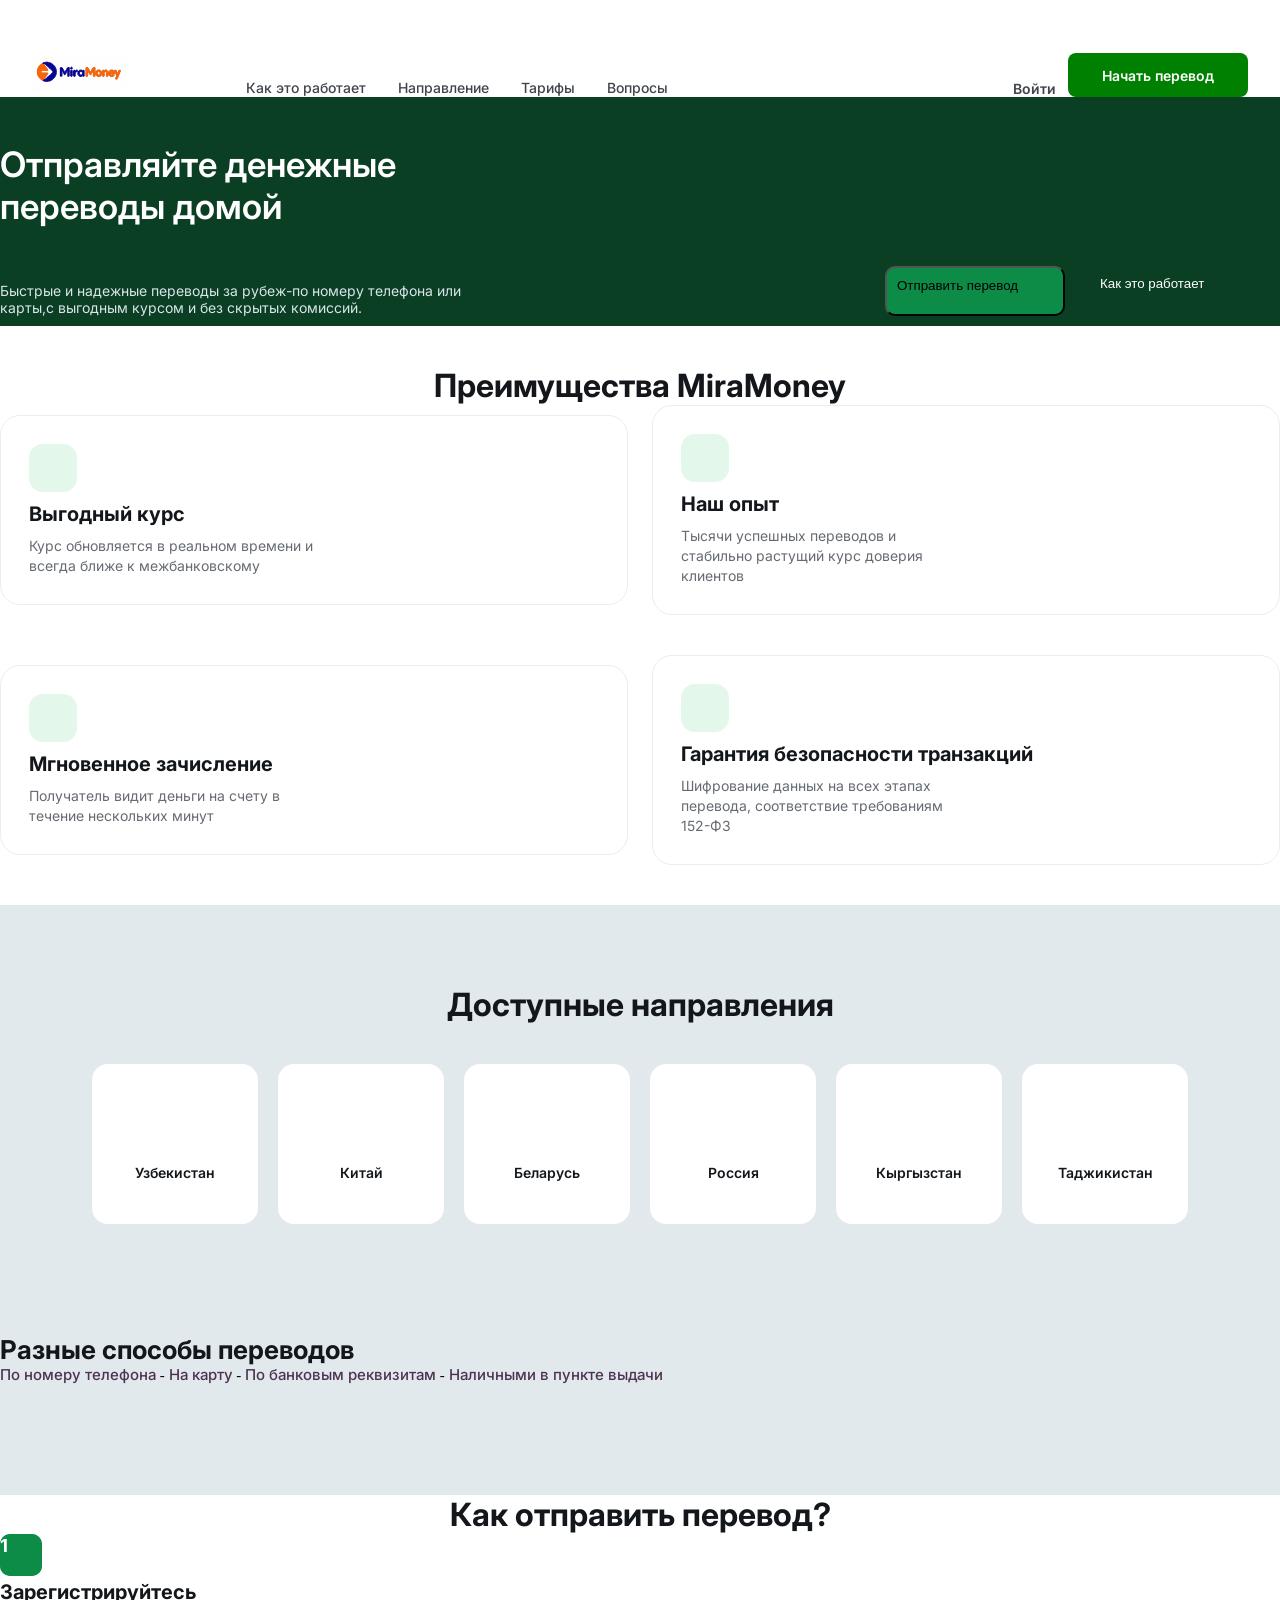
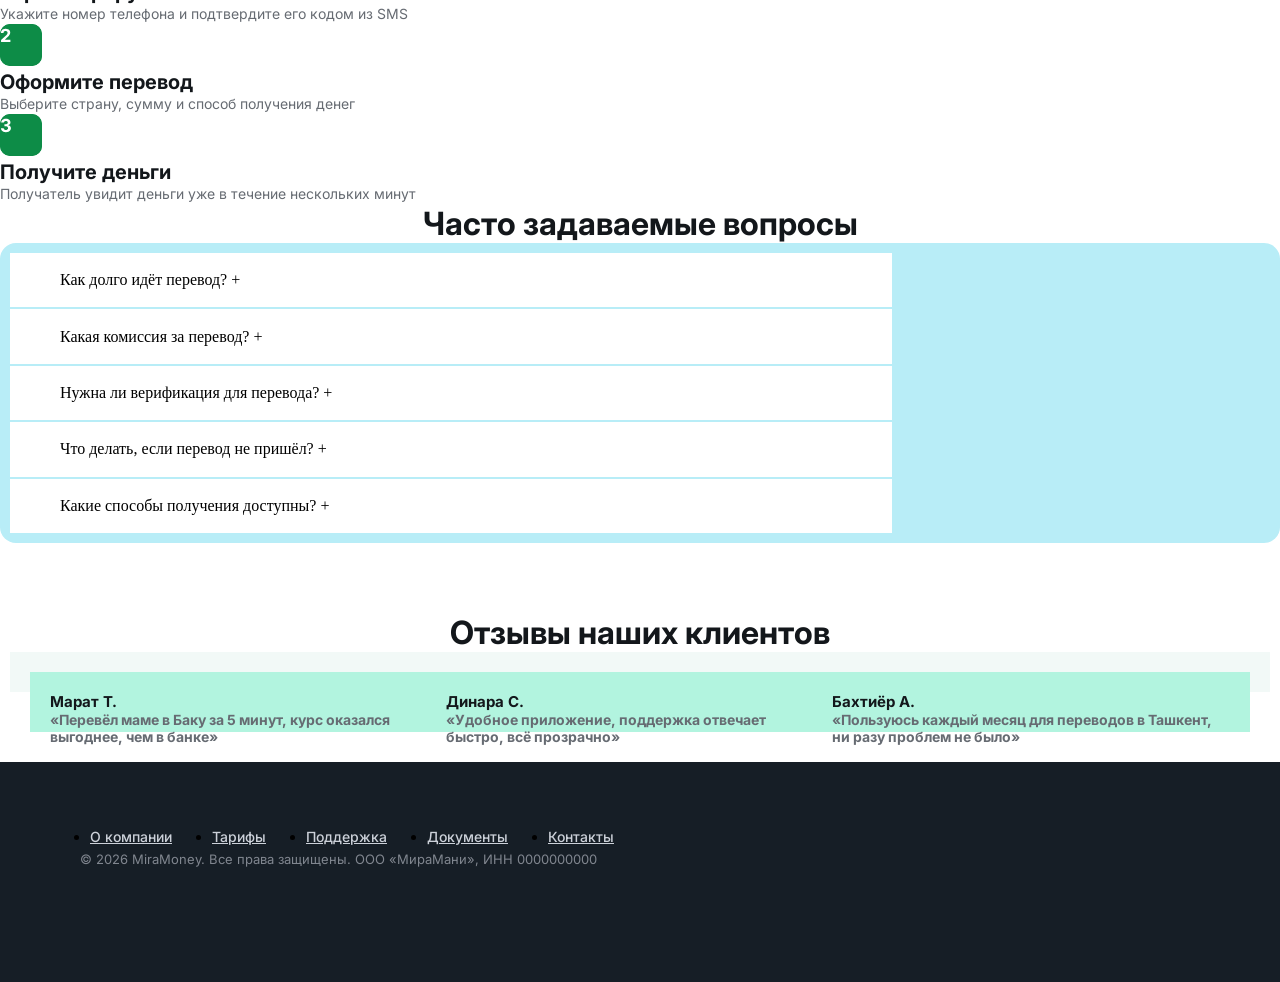
<file: index.html>
<!DOCTYPE html>
<html lang="en">
<head>
    <meta charset="UTF-8">
    <meta name="viewport" content="width=device-width, initial-scale=1.0">
    <link rel="stylesheet" href="./src/css/stayle.css">
    <title>Document</title>
</head>
<body>
    <header class="header">
        <nav class="header-nav">
            <a class="header-nav__link" href="">
                <img class="header-nav__link-logo" src="./src/img/lotip.svg" alt="logo">
            </a>
            <ul class="header-nav__ul">
                <li class="header-nav__li">
                    <a class="header-nav__li-link" href="#how">Как это работает</a>
                </li>
                <li class="header-nav__li">
                    <a class="header-nav__li-link" href="#direction">Направление</a>
                </li>
                <li class="header-nav__li">
                    <a class="header-nav__li-link" href="#tarifs">Тарифы</a>
                </li>
                <li class="header-nav__li">
                    <a class="header-nav__li-link" href="#quastion">Вопросы</a>
                </li>
            </ul>
            <div class="header-nav__sign">
                <a class="header-nav__sign-link" href="">Войти</a>
                <button class="header-nav__sign-btn">Начать перевод</button>
            </div>
            <div class="header-menu">
                <span></span>
                <span></span>
                <span></span>
            </div>
        </nav>
    </header>
    <main class="main">
        <section class="home">
            <div class="container">
                <h1 class="title">Отправляйте денежные переводы домой</h1>
                 <p class="text">Быстрые и надежные переводы за рубеж-по номеру телефона или карты,с выгодным курсом и без скрытых комиссий.</p>
                
            </div>
            <div class="main-block">
                <button class="btn">Отправить перевод</button>
                <button class="btn2">Как это работает</button>
            </div>
        </section>
        <section class="advantages" id="how">
            <div class="container">
                <h2 class="advantages__title">
                    Преимущества MiraMoney
                </h2>
                <div class="advantages-blocks">
                    <div class="advantages-block">
                        <img class="advantages-block__icon" src="./src/img/icon.svg" alt="icon">
                        <h5 class="advantages-block__title">Выгодный курс</h5>
                        <p class="advantages-block__subtitle">Курс обновляется в реальном времени и всегда ближе к межбанковскому</p>
                    </div>
                    <div class="advantages-block">
                        <img class="advantages-block__icon" src="./src/img/icon.svg" alt="icon">
                        <h5 class="advantages-block__title">Наш опыт</h5>
                        <p class="advantages-block__subtitle">Тысячи успешных переводов и стабильно растущий курс доверия клиентов</p>
                    </div>
                </div>
                <div class="advantages-blocks">
                    <div class="advantages-block">
                        <img class="advantages-block__icon" src="./src/img/icon.svg" alt="icon">
                        <h5 class="advantages-block__title">Мгновенное зачисление</h5>
                        <p class="advantages-block__subtitle">Получатель видит деньги на счету в течение нескольких минут</p>
                    </div>
                    <div class="advantages-block">
                        <img class="advantages-block__icon" src="./src/img/icon.svg" alt="icon">
                        <h5 class="advantages-block__title">Гарантия безопасности транзакций</h5>
                        <p class="advantages-block__subtitle">Шифрование данных на всех этапах перевода, соответствие требованиям 152-ФЗ</p>
                    </div>
                </div>
            </div>
         </section>
         <section class="description" id="direction">
            <div class="container">
               <h2 class="description__title">Доступные направления</h2>
               <div class="description-items">
                    <div class="description-item">
                        <p class="description-item__country">Узбекистан</p>
                    </div>
                    <div class="description-item">
                        <p class="description-item__country">Китай</p>
                    </div>
                    <div class="description-item">
                        <p class="description-item__country">Беларусь</p>
                    </div>
                    <div class="description-item">
                         <p class="description-item__country">Россия</p>
                    </div>
                    <div class="description-item">
                        <p class="description-item__country">Кыргызстан</p>
                    </div>
                    <div class="description-item">
                        <p class="description-item__country">Таджикистан</p>
                    </div>
                </div>
                <div class="description__ways">
                    <h3 class="description__ways-title">Разные способы переводов</h3>
                    <p class="description__ways-subtitle"><a href="">По номеру телефона</a> - <a href="">На карту</a> - 
                        <a href="">По банковым реквизитам</a> - <a href="">Наличными в пункте выдачи</a></p>
                </div>
            </div>

         </section>
         <section class="module" id="quastion">
            <div class="container">
                <h2 class="module__title">Как отправить перевод?</h2>
                <div class="module-elements">
                    <div class="module-element">
                        <img class="module-element__img" src="./src/img/StepNum1.svg" alt="img">
                        <h5 class="module-element__title">Зарегистрируйтесь</h5>
                        <p class="module-element__subtitle">Укажите номер телефона и подтвердите его кодом из SMS</p>
                    </div>
                    <div class="module-element">
                        <img class="module-element__img" src="./src/img/StepNum2.svg" alt="img">
                        <h5 class="module-element__title">Оформите перевод</h5>
                        <p class="module-element__subtitle">Выберите страну, сумму и способ получения денег</p>
                    </div>
                    <div class="module-element">
                        <img class="module-element__img" src="./src/img/StepNum3 (1).svg" alt="img">
                        <h5 class="module-element__title">Получите деньги</h5>
                        <p class="module-element__subtitle">Получатель увидит деньги уже в течение нескольких минут</p>
                    </div>
                </div>
            </div>
         </section>
         <section class="faq" id="tarifs">
            <div class="container">
                <h2 class="faq__title">Часто задаваемые вопросы</h2>
                <div class="faq-questions">
                    <div class="faq-question">
                        <p class="faq-question__text">Как долго идёт перевод? +</p>
                        <p class="faq-question__text">Какая комиссия за перевод? +</p>
                        <p class="faq-question__text">Нужна ли верификация для перевода? +</p>
                        <p class="faq-question__text">Что делать, если перевод не пришёл? +</p>
                        <p class="faq-question__text">Какие способы получения доступны? +</p>
                    </div>
                </div>
            </div>
         </section>
         <section class="hero">
            <div class="container">
                <h2 class="hero__title">Отзывы наших клиентов</h2>
                <div class="hero-blocks">
                    <div class="hero-block">
                        <h5 class="hero-block__title">Марат Т.</h5>
                        <p class="hero-block__subtitle">«Перевёл маме в Баку за 5 минут, курс оказался выгоднее, чем в банке»</p>
                    </div>
                    <div class="hero-block">
                        <h5 class="hero-block__title">Динара С.</h5>
                        <p class="hero-block__subtitle">«Удобное приложение, поддержка отвечает быстро, всё прозрачно»</p>
                    </div>
                    <div class="hero-block">
                        <h5 class="hero-block__title">Бахтиёр А.</h5>
                        <p class="hero-block__subtitle">«Пользуюсь каждый месяц для переводов в Ташкент, ни разу проблем не было»</p>
                    </div>
                </div>
            </div>
         </section>
    </main>
    <footer class="team">
        <ul class="blog">
                    <li class="blog-li">
                        <a class="blog-li__link" href="">О компании</a>
                    </li>
                    <li class="blog-li">
                        <a class="blog-li__link" href="">Тарифы</a>
                    </li>
                    <li class="blog-li">
                        <a class="blog-li__link" href="">Поддержка</a>
                    </li>
                    <li class="blog-li">
                        <a class="blog-li__link" href="">Документы</a>
                    </li>
                    <li class="blog-li">
                        <a class="blog-li__link" href="">Контакты</a>
                    </li>
            </ul>
            <p class="team-text">© 2026 MiraMoney. Все права защищены. ООО «МираМани», ИНН 0000000000</p>
    </footer>
    <script>
        const menu = document.querySelector(".header-nav__ul");
        const burger = document.querySelector(".header-menu");
        const signBtn = document.querySelector(".header-nav__sign")

        burger.addEventListener("click",() => {
            menu.classList.toggle("active");
            signBtn.classList.toggle("header-nav__sign_active")
        })
    </script>
</body>
</html>
</file>
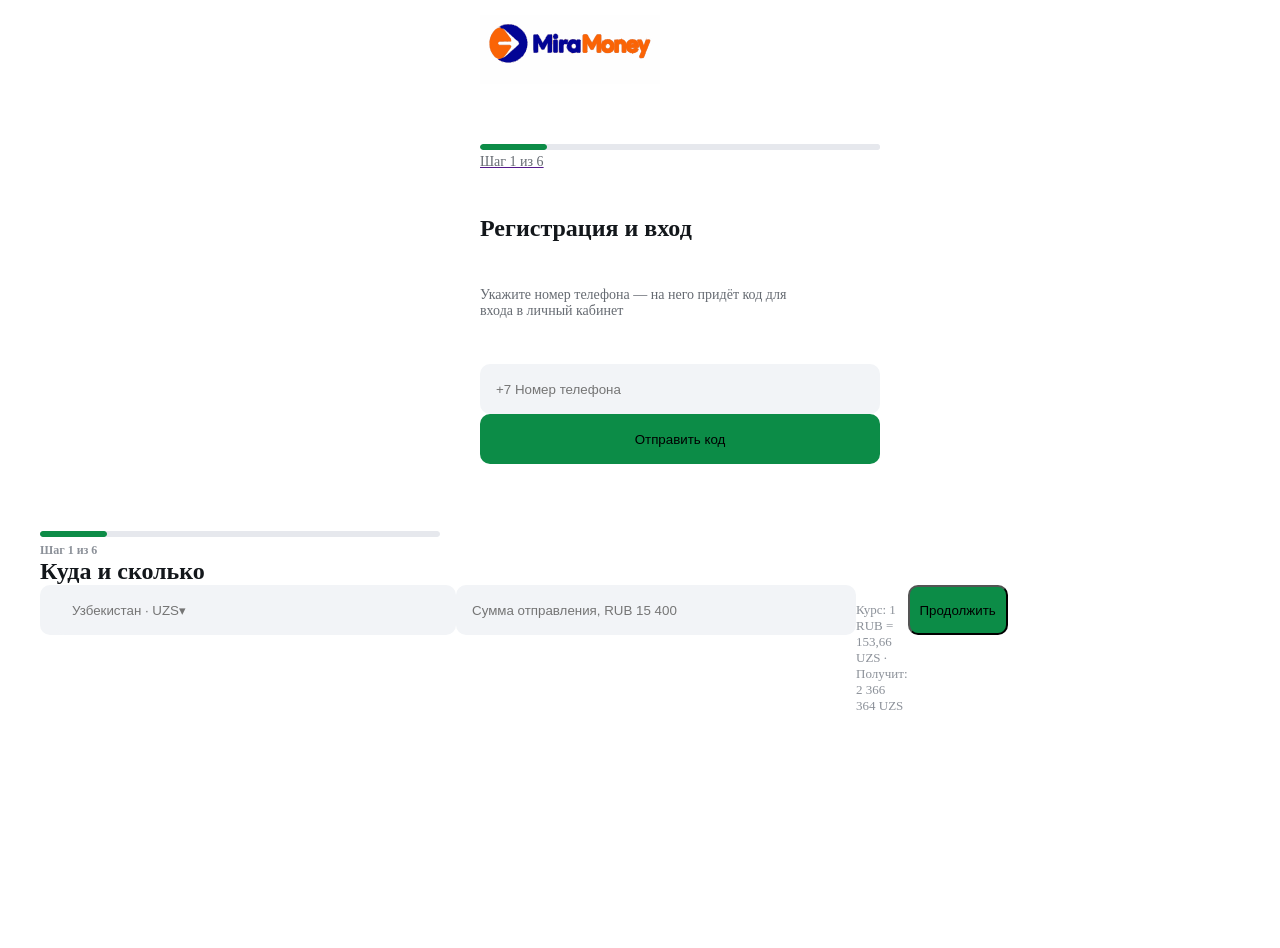
<file: signUP.html>
<!DOCTYPE html>
<html lang="en">
<head>
    <meta charset="UTF-8">
    <meta name="viewport" content="width=device-width, initial-scale=1.0">
    <link rel="stylesheet" href="./src/css/signUP.css">
    <title>Document</title>
</head>
<body>
    <header class="portfolio">
        <nav class="portfolio-nav">
            <a class="portfolio-nav__link" href="">
                <img class="portfolio-nav__link-logotip" src="./src/img/lotip.svg" alt="logotip">
            </a>
            <a class="portfolio-nav__link" href="">
                <img class="portfolio-nav__link-logo" src="./src/img/ProgressTrack.svg" alt="logo">
                <p class="portfolio-nav__link-text">Шаг 1 из 6</p>
            </a>
            <h3 class="portfolio-nav__title">Регистрация и вход</h3>
            <p class="portfolio-nav__link-text">Укажите номер телефона — на него придёт код для входа в личный кабинет</p>
            <div class="portfolio-nav__sign">
                <label for="">
                    <input class="input" type="password" placeholder="+7 Номер телефона">
                </label>
                <button class="portfolio-nav__btn">Отправить код</button>
            </div>
        </nav>
    </header>
    <header class="block">
        <nav class="block-nav">
            <a class="block-nav__link" href="">
                <a class="block__link" href="Перевод в Узбекистан"></a>
                <img class="block-nav__link-logo" src="./src/img/ProgressTrack.svg" alt="logo">
                <p class="block-nav__link-text">Шаг 1 из 6</p>
            </a>
            <h3 class="block-nav__title">Куда и сколько</h3>
            <div class="block-nav__sign">
                <label for="">
                    <input class="input" type="password" placeholder="Узбекистан · UZS▾">
                </label>
                <label for="">
                    <input class="input" type="password" placeholder="Сумма отправления, RUB 15 400">
                </label>
                <p class="block-nav__link-textt">Курс: 1 RUB = 153,66 UZS  ·  Получит: 2 366 364 UZS</p>
                <button class="block-nav__btn">Продолжить</button>
            </div>
        </nav>
    </header>
</body>
</html>
</file>
<file: src/css/stayle.css>
@import url('https://fonts.googleapis.com/css2?family=Inter:ital,opsz,wght@0,14..32,100..900;1,14..32,100..900&display=swap');

* {
    margin: 0;
    padding: 0;
    box-sizing: border-box;
}
html {
    scroll-behavior: smooth;
}
.container {
    width: 100%;
    margin: 0 auto;;
}
.header {
    width: 100%;
    position: sticky;
    top: 0;
    background-color: white;
}

.header-nav {
    width: 95%;
    height: 97px;
    margin: 0 auto;
    display: flex;
    justify-content: flex-start;
    align-items: flex-end;
}
.header-nav__link {}

.header-nav__link-logo {
}
.header-nav__ul {
    margin-left: 120px;
    display: flex;
    align-items: center;
    gap: 32px;
}
.header-nav__li {
    list-style-type: none;
}
.header-nav__li-link {
    text-decoration: none;
    color: #3f444c;
    font-size: 14px;
    font-family: Inter;
    font-weight: 500;
    transition: 0.4s;
}
.header-nav__li-link:hover {
    color: green;
    transition: 0.4s;
    font-size: 14.5px;
}
.header-nav__sign {
    margin-left: auto;
    display: flex;
    align-items: flex-end;
    gap: 12px;
}
.header-nav__sign-link {
    text-decoration: none;
    color: #3f444c;
    font-size: 14px;
    font-family: Inter;
    font-weight: 600;
    transition: 0.4s;
}
.header-nav__sign-link:hover {
    color: green;
    transition: 0.4s;
    font-size: 14.5px;
}
.header-nav__sign-btn {
    background-color: green;
    width: 180px;
    height: 44px;
    border-radius: 8px;
    color: #ffffff;
    font-size: 14px;
    font-family: Inter;
    font-weight: 600;
    border: none;
    cursor: pointer;
    transition: 0.4s;
}
.header-nav__sign-btn:hover {
    background-color: rgb(0,96,0);
    transition: 0.4s;
}

.main {
}
.home {
    display: flex;
    align-items: center;
    gap: 5px;
    background-color: #0a3f23;
    font-size: 11px;
    font-family: Inter;
    justify-content: flex-start;
    align-items: flex-end;
}

.title {
    color:#ffffff;
    text-align:left;
    vertical-align:text-top;
    font-size:35px;
    font-family:Inter;
    font-weight:600;
    line-height:auto;
    width:520px;
    height:175px;  
    display: flex;
    align-items: center;
    gap: 5px; 
}
.text {
    color:#d9e4eb;
    text-align:left;
    vertical-align:text-top;
    font-size:14px;
    font-family:Inter;
    line-height:auto;
    width:480px;
    height:54px;   
    display: flex;
    align-items: center;
    gap: 5px; 
}
.main-block {
    display: flex;
    justify-content: flex-start;
    align-items: flex-end;
    gap: 5px;
    background-color: #0a3f23;
    font-size: 11px;
    font-family: Inter;
}
.btn {
    background-color:#0c8c47;
    width:180px;
    height:50px;
    border-radius:10px;
    padding:10px;
    margin: 10px;
    display:flex;
    flex-direction:row;
    justify-content:space-between;
    position:relative;
}
.btn2 {
    color:#ffffff;
    background-color:#0a3f23;
    border: #030600;
    width:180px;
    height:50px;
    padding: 10px;
    margin: 10px;
    justify-content:space-between;
    border-radius: 10px;
    display: flex;
    
}
.boxs {
    width:50%px;
    height:380px;
    background-color:#0a3f23;
    display: flex;
    
}



.advantages {
    padding-top: 40px;
}

.advantages__title {
    color:#13171b;
    text-align:center;
    font-size:32px;
    font-family:Inter;
    font-weight:700;
}
.advantages-blocks {
    width: 100%;
    display: flex;
    align-items: center;
    gap: 24px;
    margin-bottom: 40px;
}
.advantages-block {
    width: 50%;
    border: 1px solid #eaedef;
    border-radius: 20px;
    padding: 28px;
    display: flex;
    flex-direction: column;
    align-items: flex-start;
    gap: 10px;
}
.advantages-block__icon {}

.advantages-block__title {
    color:#13171b;
    font-size:20px;
    font-family:Inter;
    font-weight:700;
}
.advantages-block__subtitle {
    width:50%;
    color:#666b72;
    text-align:left;
    font-size:14px;
    font-family:Inter;
    line-height:20px;
    
}






.description {
    padding: 80px 0;
    background-color: rgb(226,233,237);
}
.description__title {
    color:#13171b;
    text-align:center;
    font-size:32px;
    font-family:Inter;
    font-weight:700;
}
.description-items {
    margin-top: 40px;
    display: flex;
    justify-content: center;
    align-items: center;
    gap: 20px;
}
.description-item {
    background-color:#ffffff;
    width:166px;
    height:160px;
    border-radius:16px;
}
.description-item__country {
    margin-top: 100px;
    text-align: center;
    color:#13171b;
    text-align:text-top;
    font-size:14px;
    font-family:Inter;
    font-weight:600;
}
.description__ways {
    margin-top: 80px;
    padding: 30px 0;
}
.description__ways-title {
    color:#13171b;
    text-align:left;
    font-size:26px;
    font-family:Inter;
    font-weight:700;
}
.description__ways-subtitle {
    width:100%;
    font-size:15px;
    
}
.description__ways-subtitle a {
    color: #4d3352;
    text-align: left;
    font-size: 15px;
    font-family: Inter;
    font-weight: 500;
    text-decoration: none;
    line-height: 20px;
}

.module {
    flex-direction:column;
    align-items:flex-start;
    gap:35px;
    left:20px;
    top:20px;
    
}
.module__title {
    color:#13171b;
    font-size:32px;
    font-family:Inter;
    font-weight:700;
    display: flex;
    justify-content: center;
}
.module-element__img{
    background-color:#0c8c47;
    height:42px;
    border-radius:10px;
    padding:0px;
}
.module-element__title {
    color:#13171b;
    font-size:20px;
    font-family:Inter;
    font-weight:700;
}
.module-element__subtitle {
    color:#666b72;
    text-align:left;
    font-size:14px;
    font-family:Inter;
    line-height:20px;
    width:100%;
}
.faq {
    color: black;
    flex-direction:column;
    align-items:flex-start;
    gap:35px;
    left:20px;
    top:20px;
}

.faq__title {
    display: flex;
    flex-direction: column;
    align-items: center;
    color:#13171b;
    text-align:left;
    vertical-align:text-top;
    font-size:32px;
    font-family:Inter;
    font-weight:700;
}
.faq-question {
    background-color:rgb(184, 237, 247);
    height:300px;
    border-radius:16px;
    padding:10px;
    display:flex;
    flex-direction:column;
    align-items:flex-start;
    gap:2px;
}
.faq-question__text {
    background-color:#ffffff;
    width: 70%;
    height:56px;
    padding-left:50px;
    padding-right:24px;
    padding-top:10px;
    padding-bottom:10px;
    display: flex;
    flex-direction: column;
    align-items: center;
    flex-direction:row;
}
.hero {
    background-color:#ffffff;
    padding-left:10px;
    padding-right:10px;
    padding-top:70px;
    padding-bottom:70px;
    display:flex;
    flex-direction:column;
}
.hero__title {
    color:#13171b;
    display: flex;
    flex-direction: column;
    align-items: center;
    font-size:32px;
    font-family:Inter;
    font-weight:700;
}
.hero-blocks {
    background-color:#f2f9f7;
    padding: 20px;
    height: 20px;
    display:flex;
    align-items: self-start;
}
.hero-block {
    background-color:#b2f4df;
    padding: 20px;
    height: 60px;
    color:#13171b;
    text-align:left;
    vertical-align:text-top;
    font-size:15px;
    font-family:Inter;
    font-weight:700;
    line-height:auto;
}
.hero-block__title {
    color:#13171b;
    text-align:left;
    font-size:15px;
    font-family:Inter;
    font-weight:700;
}
.hero-block__subtitle {
    color:#666b72;
    text-align:left;
    font-size:14px;
    font-family:Inter;
   
}
.team {
    background-color:#161e26;
    width:100%;
    height:220px;
    padding-left:80px;
    padding-right:80px;
    padding-top:56px;
    padding-bottom:40px;
    display:flex;
    flex-direction:column;
    align-items:flex-start;
}
.blog {
    background-color:#161e26;
    width:100%;
    height:33px;
    padding:10px;
    display:flex;
    flex-direction:row;
    justify-content:flex-start;
    align-items:flex-start;
    gap:40px;
}
.blog-li__link {
    color:#ccd1d9;
    text-align:left;
    vertical-align:text-top;
    font-size:14px;
    font-family:Inter;
    font-weight:500;
    line-height:auto;
    height:17px;
}
.team-text {
    color:#80868f;
    text-align:left;
    vertical-align:text-top;
    font-size:13px;
    font-family:Inter;
    line-height:auto;
}


@media (max-width:1024px) {
    .container {
        width: 100%;
    }
}


@media (max-width:768px) {
    .header-nav {
        margin: 0 auto;
    }
    .header-nav__ul {
        margin-left: 20px;
        gap: 15px;
    }
    .header-nav__li-link {
        word-spacing: nowrap;
        font-size: 12px;
    }
    .advantages-block__subtitle {
        width: 100%;
    }
    .advantages-block__subtitle {
        line-height: 20px;
    }
    .advantages-block {
        padding: 16px;
        height: 200px;
    }
    .description-items {
        flex-wrap: wrap;
    }
    .description-item {
        background-color: #ffffff;
        width: 166px;
        height: 120px;
        border-radius: 16px;
    }
    .description-item__country {
        margin-top: 70px;
    }

}
@media(max-width:480px) {
    .header-nav {
        height: 79px;
    }
    .header-nav__ul {
        display: none;
    }
    .header-nav__sign {
        display: none;
    }
    .header-menu {
        width: 40px;
        margin-left: auto;
        display: flex;
        flex-direction: column;
        justify-content: center;
        align-items: center;
        gap: 7px;
    }
    .header-menu span {
        width: 34px;
        height: 3px;
        background-color: black;
        display: block;
    }
    .active {
        width: 238px;
        height: 264px;
        padding: 0 50px 30px 30px;
        position: absolute;
        top: 79px;
        right: 0;
        background-color: white;
        display: flex;
        flex-direction: column;
        align-items: flex-start;
        border-left: 1px solid grey;
        border-bottom: 1px solid grey;
        border-radius: 0 0 0 10px;
        transition: 0.4s ease;
    }
    .header-nav__sign_active {
        display: flex;
        align-items: flex-start;
        flex-direction: column;
        position: absolute;
        top: 235px;
        right: 29px;
    }
    h2 {
        font-size: 24px;
    }
    .advantages-block {
        padding: 15px;
        height: 240px;
    }
    .description-items {
        flex-wrap: wrap;
    }

}
</file>
<file: src/css/signUP.css>
* {
    margin: 0;
    padding: 0;
    box-sizing: border-box;
}
.portfolio {
    background-color:#ffffff;
    width:480px;
    height:476px;
    margin: 0 auto;
    display: flex;
    flex-direction: column;
    justify-content: center;
    align-content: space-between;
    border-radius:20px;
    padding:40px;
    left:480px;
    gap: 45px;
    top:212px;
}
.portfolio-nav {
    background-color:#ffffff; 
    display: flex;
    flex-direction: column;
    justify-content: center;
    align-content: space-between;
    border-radius:20px;
    padding:40px;
    left:480px;
    top:212px;
    gap: 45px;
}
.portfolio-nav__link {
    
}
.portfolio-nav__link-logotip {
    width:180px;
    height:75px;
    left:96px;
    top:25px;
}
.portfolio-nav__link-logo {
    background-color:#e5e8ed;
    width:400px;
    height:6px;
    border-radius:3px;
    padding:0px;
    left:40px;
    top:84px;
}
.portfolio-nav__title {
    color:#13171b;
    text-align:left;
    vertical-align:text-top;
    font-size:24px;
    font-family:Inter;
    font-weight:700;
}
.portfolio-nav__link-text {
    color:#666b72;
    text-align:left;
    vertical-align:text-top;
    font-size:14px;
    font-family:Inter;
    line-height:auto;
}
.input {
    background-color:#f2f4f7;
    width:400px;
    height:50px;
    border:none;
    border-radius:10px;
    padding-left:16px;
    padding-right:16px;
    padding-top:10px;
    padding-bottom:10px;
    flex-direction: column;
    justify-content: center;
    align-content: space-between;
    gap:10px;
    position:relative;
}
.portfolio-nav__btn {
    background-color:#0c8c47;
    width:400px;
    height:50px;
    border-radius:10px;
    padding:10px;
    display:flex;
    flex-direction:row;
    justify-content:center;
    align-items:center;
    position:relative;
    border:none;
    outline:none;
    cursor:pointer;
}


.block {
    background-color:#ffffff;
    width:480px;
    height:472px;
    border-radius:20px;
    padding:40px;
    display:flex;
    flex-direction:column;
    align-items:center;
}
.block-nav {
    color:#13171b;
    text-align:left;
    vertical-align:text-top;
    font-size:24px;
    font-family:Inter;
    font-weight:700;
}
.block-nav__link {
    background-color:#e5e8ed;
    width:400px;
    height:6px;
    border-radius:3px;
    padding:0px;
    left:40px;
    top:76px;
}
.block__link {

}
.block-nav__link-logo {

}
.block-nav__link-text {
    color:#8c9199;
    text-align:left;
    vertical-align:text-top;
    font-size:12px;
    font-family:Inter;
    font-weight:600;
    line-height:center;
    width:61px;
    height:15px;
}
.block-nav__title {
    color:#13171b;
    text-align:left;
    vertical-align:text-top;
    font-size:24px;
    font-family:Inter;
    font-weight:700;
    line-height:auto;
}
.block-nav__sign {
    background-color:#f2f4f7;
    width:400px;
    height:50px;
    border-radius:10px;
    padding-left:16px;
    padding-right:16px;
    padding-top:10px;
    padding-bottom:10px;
    display:flex;
    flex-direction:row;
    justify-content:space-between;
    align-items:center;
    position:relative;
}
.block-nav__link-textt {
    color:#8c9199;
    text-align:left;
    vertical-align:text-top;
    font-size:13px;
    font-family:Inter;
    font-weight:500;
    line-height:auto;
    width:335px;
    height:16px;
}
.block-nav__btn {
    background-color:#0c8c47;
    width:400px;
    height:50px;
    border-radius:10px;
    padding:10px;
    display:flex;
    flex-direction:row;
    justify-content:center;
    align-items:center;
}
</file>
